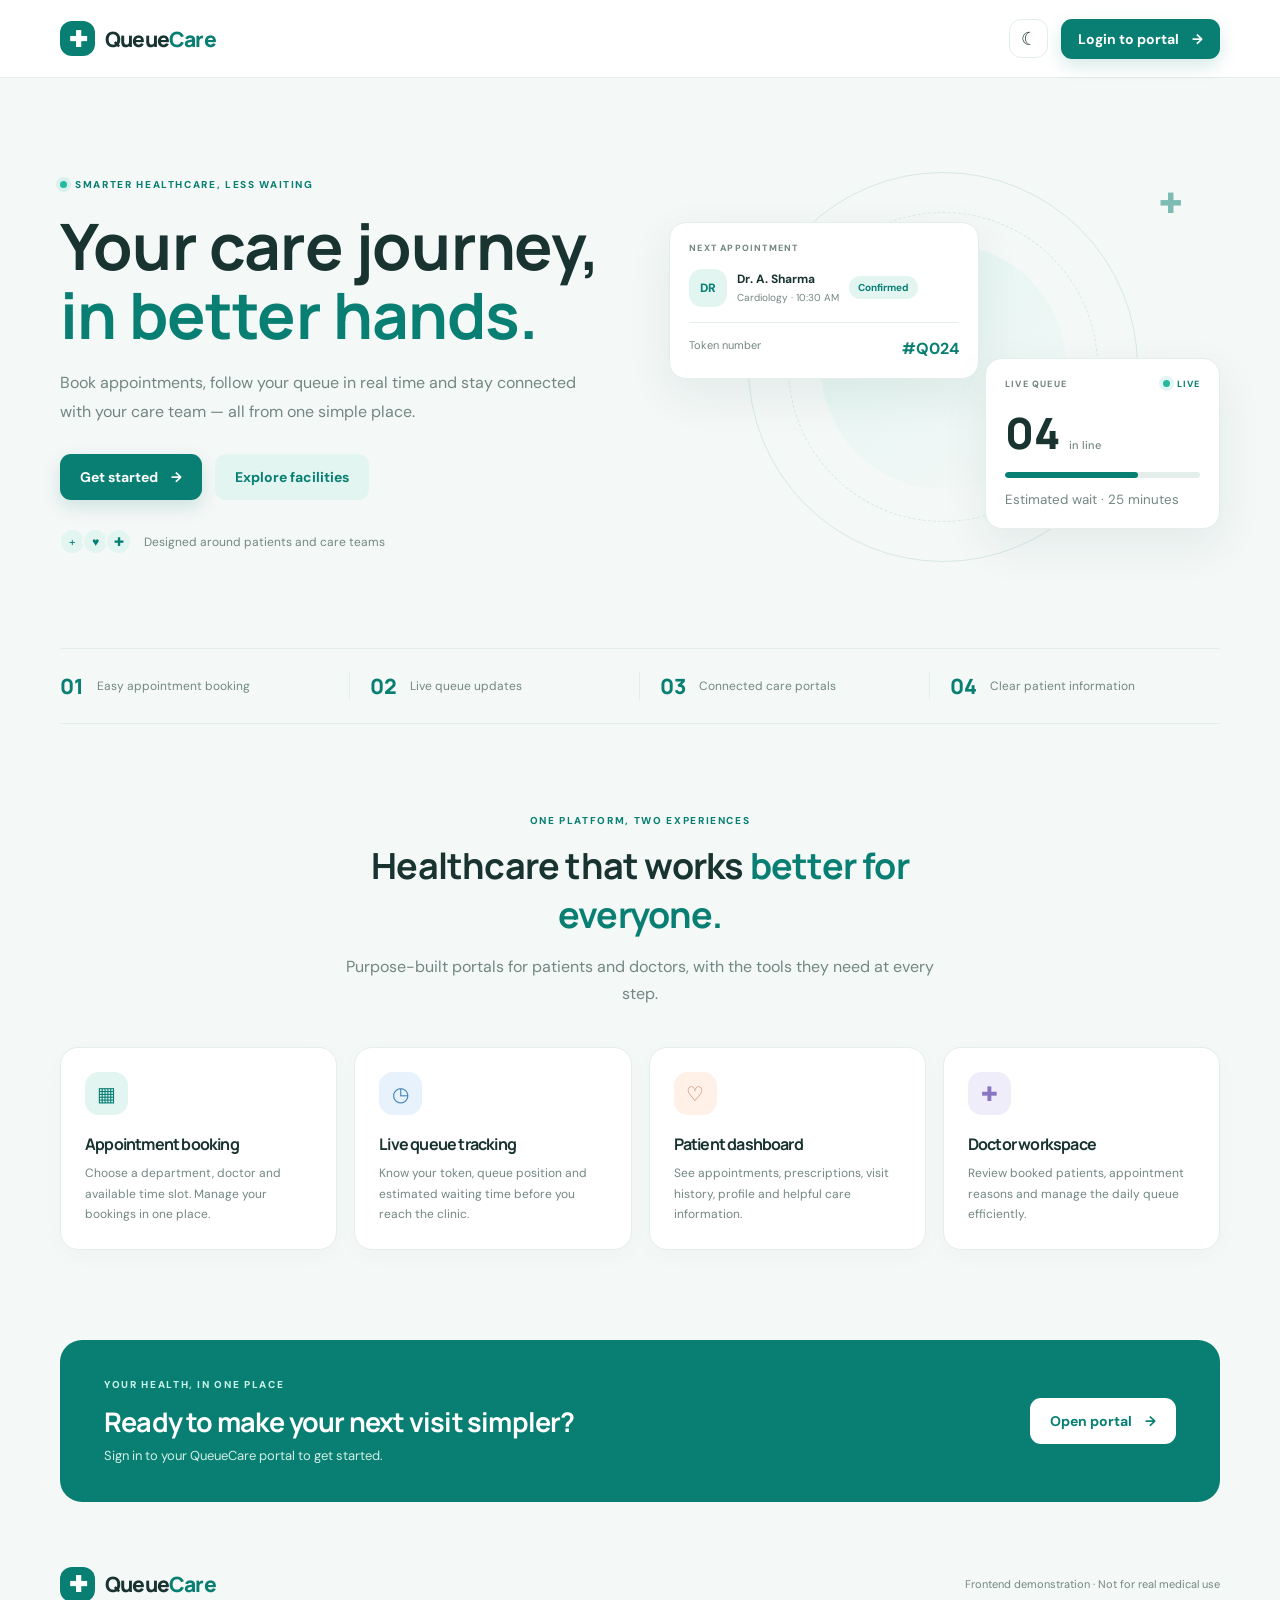
<file: QueueCare_Medical/index.html>
<!DOCTYPE html>
<html lang="en">
<head>
  <meta charset="UTF-8"><meta name="viewport" content="width=device-width, initial-scale=1.0">
  <meta name="theme-color" content="#087f72"><title>QueueCare | Smart Hospital Care</title>
  <link rel="preconnect" href="https://fonts.googleapis.com"><link rel="preconnect" href="https://fonts.gstatic.com" crossorigin>
  <link href="https://fonts.googleapis.com/css2?family=DM+Sans:wght@400;500;600;700&family=Manrope:wght@400;500;600;700;800&display=swap" rel="stylesheet">
  <link rel="stylesheet" href="css/style.css">
</head>
<body class="landing-page">
  <header class="topbar landing-nav">
    <a class="brand" href="index.html"><span class="brand-mark">✚</span><span>Queue<span>Care</span></span></a>
    <div class="nav-actions"><button class="icon-btn" data-theme-toggle aria-label="Toggle theme">☾</button><a class="btn btn-primary" href="login.html">Login to portal <span>→</span></a></div>
  </header>
  <main>
    <section class="hero wrap">
      <div class="hero-copy">
        <div class="eyebrow"><span class="pulse-dot"></span> SMARTER HEALTHCARE, LESS WAITING</div>
        <h1>Your care journey,<br><span>in better hands.</span></h1>
        <p class="hero-lead">Book appointments, follow your queue in real time and stay connected with your care team — all from one simple place.</p>
        <div class="hero-actions"><a class="btn btn-primary btn-large" href="login.html">Get started <span>→</span></a><a class="btn btn-soft btn-large" href="#features">Explore facilities</a></div>
        <div class="trust-row"><div class="avatar-stack"><i>+</i><i>♥</i><i>✚</i></div><span>Designed around patients and care teams</span></div>
      </div>
      <div class="hero-art">
        <div class="hero-orbit orbit-one"></div><div class="hero-orbit orbit-two"></div>
        <div class="hero-card appointment-float"><div class="mini-label">NEXT APPOINTMENT</div><div class="doctor-mini"><div class="doctor-avatar">DR</div><div><b>Dr. A. Sharma</b><small>Cardiology · 10:30 AM</small></div><span class="status-pill status-confirmed">Confirmed</span></div><div class="mini-divider"></div><div class="appointment-bottom"><span>Token number</span><strong>#Q024</strong></div></div>
        <div class="hero-card queue-float"><div class="queue-top"><span class="mini-label">LIVE QUEUE</span><span class="live-tag"><i></i> LIVE</span></div><div class="queue-number">04 <small>in line</small></div><div class="progress-track"><span></span></div><small class="muted">Estimated wait · 25 minutes</small></div>
        <div class="hero-cross">✚</div>
      </div>
    </section>
    <section class="wrap stat-strip"><div><strong>01</strong><span>Easy appointment booking</span></div><div><strong>02</strong><span>Live queue updates</span></div><div><strong>03</strong><span>Connected care portals</span></div><div><strong>04</strong><span>Clear patient information</span></div></section>
    <section class="section wrap" id="features"><div class="section-heading"><div class="eyebrow">ONE PLATFORM, TWO EXPERIENCES</div><h2>Healthcare that works <span>better for everyone.</span></h2><p>Purpose-built portals for patients and doctors, with the tools they need at every step.</p></div>
      <div class="feature-grid">
        <article class="feature-card"><div class="feature-icon mint">▦</div><h3>Appointment booking</h3><p>Choose a department, doctor and available time slot. Manage your bookings in one place.</p></article>
        <article class="feature-card"><div class="feature-icon blue">◷</div><h3>Live queue tracking</h3><p>Know your token, queue position and estimated waiting time before you reach the clinic.</p></article>
        <article class="feature-card"><div class="feature-icon peach">♡</div><h3>Patient dashboard</h3><p>See appointments, prescriptions, visit history, profile and helpful care information.</p></article>
        <article class="feature-card"><div class="feature-icon lilac">✚</div><h3>Doctor workspace</h3><p>Review booked patients, appointment reasons and manage the daily queue efficiently.</p></article>
      </div>
    </section>
    <section class="cta wrap"><div><div class="eyebrow">YOUR HEALTH, IN ONE PLACE</div><h2>Ready to make your next visit simpler?</h2><p>Sign in to your QueueCare portal to get started.</p></div><a class="btn btn-white btn-large" href="login.html">Open portal <span>→</span></a></section>
  </main>
  <footer class="footer wrap"><a class="brand" href="index.html"><span class="brand-mark">✚</span><span>Queue<span>Care</span></span></a><span>Frontend demonstration · Not for real medical use</span></footer>
  <script src="js/app.js"></script>
</body></html>
</file>
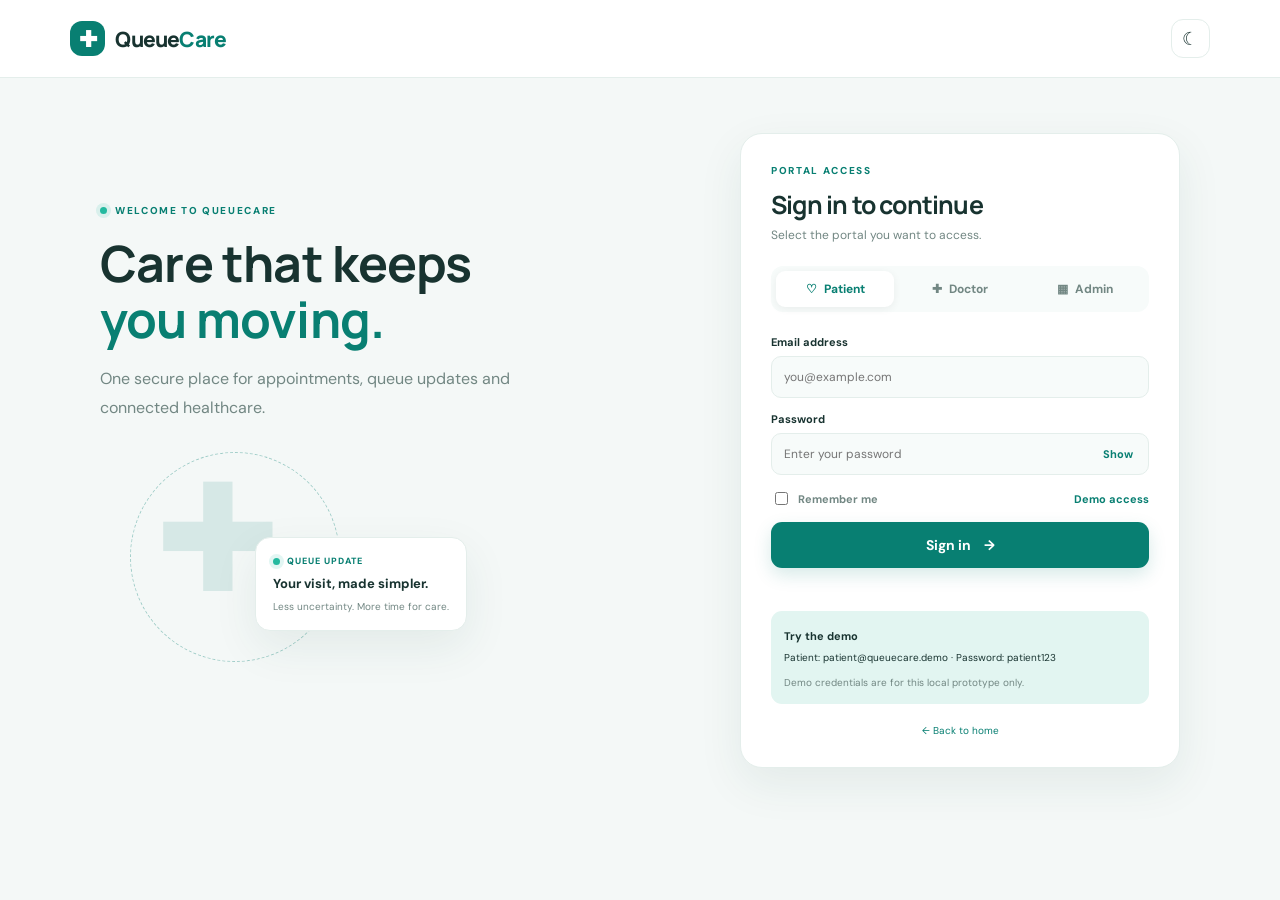
<file: QueueCare_Medical/admin-dashboard.html>
<!DOCTYPE html><html lang="en"><head><meta charset="UTF-8"><meta name="viewport" content="width=device-width, initial-scale=1.0"><title>Admin Portal | QueueCare</title><link href="https://fonts.googleapis.com/css2?family=DM+Sans:wght@400;500;600;700&family=Manrope:wght@400;500;600;700;800&display=swap" rel="stylesheet"><link rel="stylesheet" href="css/style.css"><link rel="stylesheet" href="css/modern.css"><link rel="stylesheet" href="css/heart-dashboard.css"></head><body class="app-page modern-dashboard" data-page="admin">
<header class="modern-header heart-header">
<a class="brand" href="index.html"><span class="brand-mark"><svg viewBox="0 0 48 48" aria-hidden="true"><path d="M24 40S5 28 5 16C5 7 17 3 24 14 31 3 43 7 43 16 43 28 24 40 24 40Z"/><path d="M9 23h9l4-8 6 17 4-9h7"/></svg></span><span>Queue<span>Care</span><small>ADMINISTRATION</small></span></a>
<nav class="top-nav"><a href="#overview" data-section="overview" class="active">Overview</a><a href="#appointments" data-section="appointments">Appointments</a><a href="#departments" data-section="departments">Departments</a></nav>
<div class="header-user"><button class="theme-toggle" data-theme-toggle aria-label="Toggle light/dark mode" title="Light / Dark mode">☾</button><div class="user-avatar">AD</div><b>Administrator</b><button class="logout-mini" data-logout title="Log out">↪</button></div>
</header>
<div class="app-layout"><main class="modern-main">
<div class="content-area">
<section class="page-section active" id="section-overview"><div class="welcome-row"><div><div class="eyebrow">SYSTEM CONTROL CENTRE</div><h1>Admin overview</h1><p>Monitor appointments and department activity.</p></div><button class="btn btn-outline" id="resetDemo">Reset demo data</button></div><div class="summary-grid"><article class="summary-card"><div class="summary-top"><span>Total appointments</span><i class="summary-icon mint">▦</i></div><strong id="adminTotal">0</strong><small>All records</small></article><article class="summary-card"><div class="summary-top"><span>Waiting</span><i class="summary-icon blue">◷</i></div><strong id="adminWaiting">0</strong><small>Awaiting consultation</small></article><article class="summary-card"><div class="summary-top"><span>Completed</span><i class="summary-icon lilac">✓</i></div><strong id="adminCompleted">0</strong><small>Completed visits</small></article><article class="summary-card"><div class="summary-top"><span>Departments</span><i class="summary-icon peach">✚</i></div><strong>8</strong><small>Available departments</small></article></div><div class="panel"><div class="panel-heading"><div><h3>All appointments</h3><p>Bookings across all departments and doctors.</p></div></div><div id="adminAppointments" class="table-wrap"></div></div></section>
<section class="page-section" id="section-appointments"><div class="page-title"><div class="eyebrow">BOOKING MANAGEMENT</div><h1>Appointments</h1><p>Review all appointments stored in this browser demo.</p></div><div class="panel"><div class="toolbar"><h3>All bookings</h3><input class="search-input" id="adminSearch" placeholder="Search appointments..."></div><div id="adminAppointmentsFull" class="table-wrap"></div></div></section>
<section class="page-section" id="section-departments"><div class="page-title"><div class="eyebrow">CLINIC STRUCTURE</div><h1>Departments</h1><p>Appointment volume by department.</p></div><div class="department-grid" id="departmentGrid"></div></section>
</div></main></div><div class="toast" id="toast"></div><script src="js/app.js"></script><script src="js/admin.js"></script></body></html>
</file>
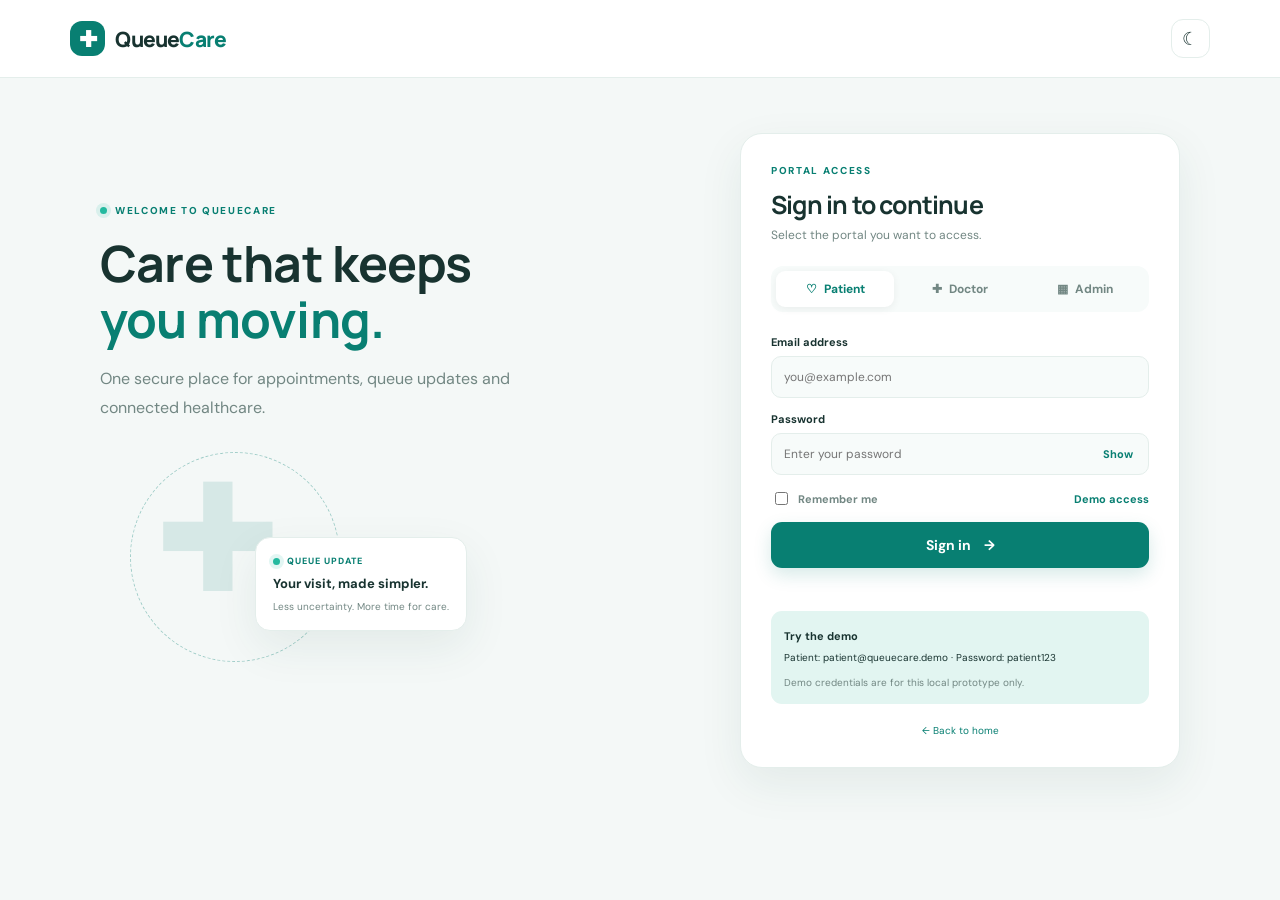
<file: QueueCare_Medical/doctor-dashboard.html>
<!DOCTYPE html><html lang="en"><head><meta charset="UTF-8"><meta name="viewport" content="width=device-width, initial-scale=1.0"><title>Doctor Portal | QueueCare</title><link href="https://fonts.googleapis.com/css2?family=DM+Sans:wght@400;500;600;700&family=Manrope:wght@400;500;600;700;800&display=swap" rel="stylesheet"><link rel="stylesheet" href="css/style.css"><link rel="stylesheet" href="css/modern.css"><link rel="stylesheet" href="css/heart-dashboard.css"></head><body class="app-page modern-dashboard" data-page="doctor">
<header class="modern-header heart-header">
<a class="brand" href="index.html"><span class="brand-mark"><svg viewBox="0 0 48 48" aria-hidden="true"><path d="M24 40S5 28 5 16C5 7 17 3 24 14 31 3 43 7 43 16 43 28 24 40 24 40Z"/><path d="M9 23h9l4-8 6 17 4-9h7"/></svg></span><span>Queue<span>Care</span><small>DOCTOR WORKSPACE</small></span></a>
<nav class="top-nav"><a href="#overview" data-section="overview" class="active">Overview</a><a href="#patients" data-section="patients">My patients</a><a href="#queue" data-section="queue">Manage queue</a><a href="#schedule" data-section="schedule">My schedule</a><a href="#availability" data-section="availability">Availability</a></nav>
<div class="header-user"><button class="theme-toggle" data-theme-toggle aria-label="Toggle light/dark mode" title="Light / Dark mode">☾</button><div class="user-avatar">DR</div><b id="doctorTopName">Doctor</b><button class="logout-mini" data-logout title="Log out">↪</button></div>
</header>
<div class="app-layout"><main class="modern-main">
<div class="content-area">
<section class="page-section active" id="section-overview"><div class="welcome-row"><div><div class="eyebrow">DOCTOR DASHBOARD</div><h1>Welcome, <span id="doctorWelcome">Doctor</span></h1><p>Here is your clinic activity for today.</p></div><div class="date-chip" id="todayDate"></div></div><div class="summary-grid"><article class="summary-card"><div class="summary-top"><span>Today's appointments</span><i class="summary-icon mint">▦</i></div><strong id="doctorTotal">0</strong><small>All booked patients</small></article><article class="summary-card"><div class="summary-top"><span>Waiting patients</span><i class="summary-icon blue">◷</i></div><strong id="doctorWaiting">0</strong><small>In your queue</small></article><article class="summary-card"><div class="summary-top"><span>Completed</span><i class="summary-icon lilac">✓</i></div><strong id="doctorCompleted">0</strong><small>Visits completed</small></article><article class="summary-card"><div class="summary-top"><span>Next token</span><i class="summary-icon peach">↗</i></div><strong id="doctorNext">—</strong><small>Next patient in line</small></article></div><div class="dashboard-grid"><article class="panel"><div class="panel-heading"><div><h3>Next patient</h3><p>Patient waiting for consultation</p></div><a href="#queue" data-section="queue">Open queue →</a></div><div id="doctorNextPatient" class="empty-state">No patients are waiting.</div></article><article class="panel"><div class="panel-heading"><div><h3>Queue controls</h3><p>Manage the next patient</p></div></div><div class="doctor-controls"><button class="btn btn-primary btn-full" id="callNextBtn">Call next patient →</button><button class="btn btn-soft btn-full" id="completeCurrentBtn">Mark current completed</button><button class="btn btn-outline btn-full" id="skipCurrentBtn">Skip current patient</button><p class="muted small">Use these controls only in this demo environment.</p></div></article></div><article class="panel"><div class="panel-heading"><div><h3>Recent bookings</h3><p>Latest patient appointments assigned to you</p></div><a href="#patients" data-section="patients">View all →</a></div><div id="doctorRecent" class="table-wrap"></div></article></section>
<section class="page-section" id="section-patients"><div class="page-title"><div class="eyebrow">PATIENT DIRECTORY</div><h1>My patients</h1><p>Review patients who have booked appointments with you.</p></div><div class="panel"><div class="toolbar"><div class="filter-tabs"><button class="filter-tab active" data-doctor-filter="all">All</button><button class="filter-tab" data-doctor-filter="upcoming">Upcoming</button><button class="filter-tab" data-doctor-filter="completed">Completed</button></div><input class="search-input" id="patientSearch" placeholder="Search patient, token or department..."></div><div id="doctorPatientsTable" class="table-wrap"></div></div></section>
<section class="page-section" id="section-queue"><div class="page-title"><div class="eyebrow">DAILY PATIENT FLOW</div><h1>Manage queue</h1><p>Call, complete or skip patients in your appointment queue.</p></div><div class="panel"><div class="panel-heading"><div><h3>Today's queue</h3><p>Ordered by appointment time and booking token.</p></div><span class="live-tag"><i></i> DEMO LIVE</span></div><div class="doctor-controls inline-controls"><button class="btn btn-primary" id="queueCallNext">Call next →</button><button class="btn btn-soft" id="queueComplete">Complete current</button><button class="btn btn-outline" id="queueSkip">Skip current</button></div><div id="doctorQueueTable" class="table-wrap"></div></div></section>
<section class="page-section" id="section-schedule"><div class="page-title"><div class="eyebrow">APPOINTMENT CALENDAR</div><h1>My schedule</h1><p>View booked appointments grouped by date.</p></div><div class="panel"><div class="toolbar"><h3>Appointment schedule</h3><input class="search-input" type="date" id="scheduleDate"></div><div id="scheduleList"></div></div></section>
<section class="page-section" id="section-availability"><div class="page-title"><div class="eyebrow">CLINIC SETTINGS</div><h1>Availability</h1><p>Set your demonstration consultation availability.</p></div><form class="panel profile-form" id="availabilityForm"><div class="form-grid"><div class="field"><label>Department</label><input id="doctorDepartment" disabled></div><div class="field"><label>Consultation duration</label><select id="slotDuration"><option>15 minutes</option><option selected>30 minutes</option><option>45 minutes</option><option>60 minutes</option></select></div><div class="field"><label>Start time</label><input type="time" id="startTime" value="09:00"></div><div class="field"><label>End time</label><input type="time" id="endTime" value="17:00"></div></div><label class="check-label availability-check"><input type="checkbox" id="availableToday" checked> Available for appointments</label><button class="btn btn-primary" type="submit">Save availability</button><p class="form-message" id="availabilityMessage"></p></form></section>
</div></main></div><div class="toast" id="toast"></div><script src="js/app.js"></script><script src="js/doctor.js"></script></body></html>
</file>
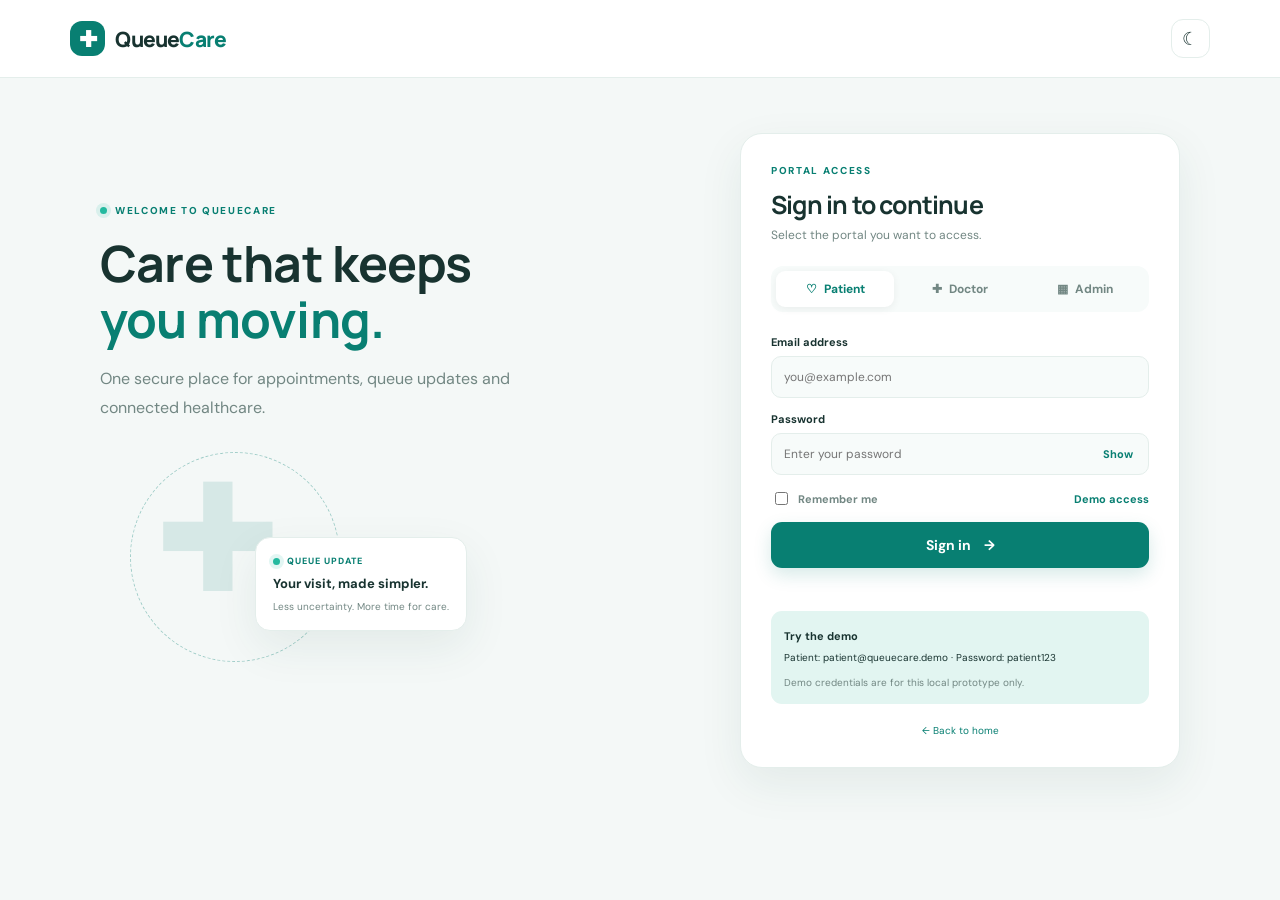
<file: QueueCare_Medical/login.html>
<!DOCTYPE html>
<html lang="en"><head><meta charset="UTF-8"><meta name="viewport" content="width=device-width, initial-scale=1.0"><title>Login | QueueCare</title><link href="https://fonts.googleapis.com/css2?family=DM+Sans:wght@400;500;600;700&family=Manrope:wght@400;500;600;700;800&display=swap" rel="stylesheet"><link rel="stylesheet" href="css/style.css"></head>
<body class="login-page"><header class="topbar login-nav"><a class="brand" href="index.html"><span class="brand-mark">✚</span><span>Queue<span>Care</span></span></a><button class="icon-btn" data-theme-toggle aria-label="Toggle theme">☾</button></header>
<main class="login-shell"><section class="login-aside"><div class="eyebrow"><span class="pulse-dot"></span> WELCOME TO QUEUECARE</div><h1>Care that keeps<br><span>you moving.</span></h1><p>One secure place for appointments, queue updates and connected healthcare.</p><div class="login-aside-art"><div class="big-cross">✚</div><div class="aside-orbit"></div><div class="aside-note"><span class="live-tag"><i></i> QUEUE UPDATE</span><b>Your visit, made simpler.</b><small>Less uncertainty. More time for care.</small></div></div></section>
<section class="login-card"><div class="login-card-head"><div class="eyebrow">PORTAL ACCESS</div><h2>Sign in to continue</h2><p>Select the portal you want to access.</p></div>
<div class="portal-tabs"><button class="portal-tab active" data-role="patient"><span>♡</span> Patient</button><button class="portal-tab" data-role="doctor"><span>✚</span> Doctor</button><button class="portal-tab" data-role="admin"><span>▦</span> Admin</button></div>
<form id="loginForm"><label for="loginEmail">Email address</label><input id="loginEmail" type="email" placeholder="you@example.com" required autocomplete="username"><label for="loginPassword">Password</label><div class="password-wrap"><input id="loginPassword" type="password" placeholder="Enter your password" required autocomplete="current-password"><button type="button" class="password-toggle" id="togglePassword">Show</button></div><div class="form-row"><label class="check-label"><input type="checkbox" id="rememberMe"> Remember me</label><a href="#" id="demoHelp">Demo access</a></div><button class="btn btn-primary btn-full btn-large" type="submit">Sign in <span>→</span></button><p class="form-message" id="loginMessage" aria-live="polite"></p></form>
<div class="demo-box"><b>Try the demo</b><p id="demoCredentials">Patient: patient@queuecare.demo · Password: patient123</p><small>Demo credentials are for this local prototype only.</small></div><p class="login-back"><a href="index.html">← Back to home</a></p></section></main><script src="js/app.js"></script><script src="js/auth.js"></script></body></html>
</file>
<file: QueueCare_Medical/css/style.css>
/* QueueCare medical theme — shared responsive styles */
:root{--bg:#f4f8f7;--surface:#fff;--surface-2:#f7fbfa;--text:#183330;--muted:#728783;--line:#e4eeeb;--primary:#087f72;--primary-dark:#06685e;--primary-soft:#e2f5f1;--blue:#e8f2fc;--lilac:#f0edfb;--peach:#fff0e8;--shadow:0 16px 45px rgba(28,75,66,.08);--radius:18px}
[data-theme="dark"]{--bg:#101c1b;--surface:#182725;--surface-2:#20312e;--text:#e8f3f0;--muted:#9bb0aa;--line:#2b403c;--primary:#48c4b1;--primary-dark:#2aa795;--primary-soft:#1c403a;--blue:#20384a;--lilac:#342e4a;--peach:#49372d;--shadow:0 16px 45px rgba(0,0,0,.2)}
*{box-sizing:border-box}html{scroll-behavior:smooth}body{margin:0;background:var(--bg);color:var(--text);font-family:"DM Sans",sans-serif;transition:background .2s,color .2s}a{color:var(--primary);text-decoration:none}button,input,select,textarea{font:inherit}button{cursor:pointer}.wrap{width:min(1160px,calc(100% - 48px));margin:auto}.topbar{height:78px;display:flex;align-items:center;justify-content:space-between;padding:0 max(24px,calc((100% - 1160px)/2));border-bottom:1px solid var(--line);background:var(--surface)}.brand{display:inline-flex;align-items:center;gap:10px;font:800 21px Manrope,sans-serif;color:var(--text);letter-spacing:-.8px}.brand>span:last-child>span{color:var(--primary)}.brand-mark{display:grid;place-items:center;width:35px;height:35px;border-radius:12px;background:var(--primary);color:white;font-size:22px}.nav-actions,.hero-actions,.topbar-right{display:flex;align-items:center;gap:13px}.btn{border:0;border-radius:11px;padding:11px 17px;display:inline-flex;align-items:center;justify-content:center;gap:13px;font-weight:700;font-size:14px;transition:.18s}.btn:hover{transform:translateY(-1px);filter:brightness(.98)}.btn-primary{background:var(--primary);color:#fff;box-shadow:0 7px 18px rgba(8,127,114,.16)}.btn-primary:hover{background:var(--primary-dark)}.btn-soft{background:var(--primary-soft);color:var(--primary)}.btn-outline{background:transparent;border:1px solid var(--line);color:var(--text)}.btn-white{background:#fff;color:#087f72}.btn-large{padding:14px 20px}.btn-full{width:100%}.icon-btn,.notification-btn,.mobile-menu{width:39px;height:39px;border:1px solid var(--line);background:var(--surface);color:var(--text);border-radius:12px;font-size:18px}.hero{min-height:570px;display:grid;grid-template-columns:1.02fr .98fr;align-items:center;gap:30px;padding-top:52px;padding-bottom:45px}.eyebrow{font-size:10px;font-weight:800;letter-spacing:1.65px;color:var(--primary);display:flex;align-items:center;gap:8px}.pulse-dot,.live-tag i{width:7px;height:7px;background:#24b99f;border-radius:50%;display:inline-block;box-shadow:0 0 0 4px rgba(36,185,159,.13)}h1,h2,h3,p{margin-top:0}h1,h2,h3{font-family:Manrope,sans-serif;letter-spacing:-.8px}.hero h1{font-size:clamp(42px,5vw,65px);line-height:1.08;margin:20px 0}.hero h1 span,.section-heading h2 span,.login-aside h1 span{color:var(--primary)}.hero-lead{font-size:16px;line-height:1.8;color:var(--muted);max-width:520px;margin-bottom:28px}.trust-row{display:flex;align-items:center;gap:12px;color:var(--muted);font-size:12px;margin-top:28px}.avatar-stack{display:flex;padding-left:3px}.avatar-stack i{width:27px;height:27px;border-radius:50%;background:var(--primary-soft);border:2px solid var(--bg);display:grid;place-items:center;margin-left:-4px;color:var(--primary);font-style:normal;font-size:12px}.hero-art{height:420px;position:relative;display:grid;place-items:center}.hero-orbit{position:absolute;border:1px solid rgba(8,127,114,.13);border-radius:50%;width:390px;height:390px}.orbit-two{width:310px;height:310px;border-style:dashed}.hero-art:before{content:"";position:absolute;width:245px;height:245px;border-radius:50%;background:linear-gradient(145deg,var(--primary-soft),transparent)}.hero-card{position:absolute;background:var(--surface);border:1px solid var(--line);border-radius:17px;padding:19px;box-shadow:var(--shadow)}.appointment-float{width:310px;top:65px;left:3px}.queue-float{width:235px;bottom:48px;right:0}.mini-label{font-size:9px;letter-spacing:1.2px;color:var(--muted);font-weight:800}.doctor-mini{display:flex;align-items:center;gap:10px;margin-top:15px}.doctor-avatar,.user-avatar{width:38px;height:38px;border-radius:13px;background:var(--primary-soft);color:var(--primary);display:grid;place-items:center;font-weight:800;font-size:12px}.doctor-mini b,.doctor-mini small{display:block}.doctor-mini b{font-size:12px}.doctor-mini small{font-size:10px;color:var(--muted);margin-top:4px}.status-pill{display:inline-flex;padding:5px 9px;border-radius:20px;font-size:10px;font-weight:700;white-space:nowrap}.status-confirmed,.status-completed{background:var(--primary-soft);color:var(--primary)}.status-waiting{background:var(--blue);color:#3676aa}.status-cancelled,.status-skipped{background:var(--peach);color:#b56b45}.mini-divider{height:1px;background:var(--line);margin:15px 0}.appointment-bottom{display:flex;justify-content:space-between;color:var(--muted);font-size:11px}.appointment-bottom strong{color:var(--primary);font-size:16px}.queue-top{display:flex;justify-content:space-between;align-items:center}.live-tag{display:inline-flex;align-items:center;gap:7px;color:var(--primary);font-size:9px;font-weight:800;letter-spacing:1px}.queue-number{font:800 43px Manrope;margin:13px 0 8px}.queue-number small{font:500 11px "DM Sans";color:var(--muted)}.progress-track{height:6px;border-radius:9px;background:var(--line);overflow:hidden;margin:10px 0}.progress-track span{display:block;width:68%;height:100%;background:var(--primary);border-radius:9px}.muted{color:var(--muted)}.hero-cross{position:absolute;right:38px;top:28px;color:var(--primary);font-size:28px;opacity:.5}.stat-strip{display:grid;grid-template-columns:repeat(4,1fr);padding:23px 0;border-top:1px solid var(--line);border-bottom:1px solid var(--line)}.stat-strip>div{display:flex;align-items:center;gap:13px;padding:0 20px;border-right:1px solid var(--line)}.stat-strip>div:first-child{padding-left:0}.stat-strip>div:last-child{border:0}.stat-strip strong{font:800 21px Manrope;color:var(--primary)}.stat-strip span{font-size:12px;color:var(--muted)}.section{padding-top:90px;padding-bottom:90px}.section-heading{text-align:center;max-width:620px;margin:0 auto 40px}.section-heading .eyebrow{justify-content:center}.section-heading h2{font-size:36px;margin:14px 0}.section-heading p{color:var(--muted);line-height:1.7}.feature-grid{display:grid;grid-template-columns:repeat(4,1fr);gap:17px}.feature-card,.panel,.summary-card,.record-card{background:var(--surface);border:1px solid var(--line);border-radius:var(--radius);box-shadow:0 6px 24px rgba(28,75,66,.025)}.feature-card{padding:24px}.feature-card h3{font-size:16px;margin:18px 0 8px}.feature-card p{font-size:12px;color:var(--muted);line-height:1.7;margin:0}.feature-icon,.summary-icon,.record-file{width:43px;height:43px;border-radius:14px;display:grid;place-items:center;font-size:20px}.mint{background:var(--primary-soft);color:var(--primary)}.blue{background:var(--blue);color:#4384b8}.lilac{background:var(--lilac);color:#8876c3}.peach{background:var(--peach);color:#c47c55}.cta{background:var(--primary);color:white;border-radius:22px;padding:38px 44px;display:flex;align-items:center;justify-content:space-between;margin-bottom:65px}.cta .eyebrow{color:#c9f3e9}.cta h2{font-size:27px;margin:12px 0 7px}.cta p{margin:0;color:#d2eee8;font-size:13px}.footer{padding:0 0 30px;display:flex;justify-content:space-between;align-items:center;color:var(--muted);font-size:11px}.login-page{min-height:100vh}.login-nav{padding:0 5.5%}.login-shell{width:min(1080px,calc(100% - 40px));margin:55px auto;display:grid;grid-template-columns:1fr 440px;gap:80px;align-items:center}.login-aside h1{font-size:50px;line-height:1.12;margin:18px 0}.login-aside>p{max-width:410px;color:var(--muted);line-height:1.8}.login-aside-art{height:245px;position:relative;margin-top:30px}.big-cross{font-size:150px;color:var(--primary);opacity:.12;position:absolute;left:55px;top:-10px}.aside-orbit{width:210px;height:210px;border:1px dashed rgba(8,127,114,.35);border-radius:50%;position:absolute;left:30px;top:0}.aside-note{position:absolute;left:155px;top:85px;background:var(--surface);border:1px solid var(--line);box-shadow:var(--shadow);border-radius:15px;padding:17px;display:grid;gap:8px}.aside-note b{font-size:13px}.aside-note small{color:var(--muted);font-size:10px}.login-card{background:var(--surface);border:1px solid var(--line);border-radius:22px;padding:30px;box-shadow:var(--shadow)}.login-card-head h2{font-size:25px;margin:10px 0 5px}.login-card-head p{font-size:12px;color:var(--muted)}.portal-tabs{display:grid;grid-template-columns:repeat(3,1fr);gap:7px;background:var(--surface-2);padding:5px;border-radius:12px;margin:23px 0}.portal-tab{border:0;background:transparent;color:var(--muted);border-radius:9px;padding:10px 4px;font-size:12px;font-weight:700}.portal-tab span{margin-right:4px}.portal-tab.active{background:var(--surface);color:var(--primary);box-shadow:0 2px 8px rgba(0,0,0,.06)}label{display:block;font-size:11px;font-weight:700;margin:14px 0 7px}.login-card input,.field input,.field select,.field textarea,.search-input{width:100%;border:1px solid var(--line);border-radius:10px;padding:12px;background:var(--surface-2);color:var(--text);outline:none;font-size:12px}.login-card input:focus,.field input:focus,.field select:focus,.field textarea:focus,.search-input:focus{border-color:var(--primary)}.password-wrap{position:relative}.password-wrap input{padding-right:58px}.password-toggle{position:absolute;right:10px;top:50%;transform:translateY(-50%);border:0;background:transparent;color:var(--primary);font-size:11px;font-weight:700}.form-row{display:flex;justify-content:space-between;align-items:center;margin:14px 0}.check-label{display:flex;align-items:center;gap:7px;font-size:11px;color:var(--muted);margin:0}.check-label input{width:auto}.form-row a{font-size:11px;font-weight:700}.demo-box{margin-top:18px;padding:13px;background:var(--primary-soft);border-radius:11px}.demo-box b{font-size:11px}.demo-box p{font-size:10px;margin:6px 0;color:var(--text)}.demo-box small,.login-back{font-size:10px;color:var(--muted)}.login-back{margin:20px 0 0;text-align:center}.form-message{font-size:11px;min-height:15px;color:var(--primary);margin:10px 0 0}.login-message-error{color:#c65d4b}.app-layout{display:flex;min-height:100vh}.sidebar{width:245px;flex-shrink:0;background:var(--surface);border-right:1px solid var(--line);padding:26px 17px 18px;display:flex;flex-direction:column;position:fixed;inset:0 auto 0 0;z-index:10}.sidebar .brand{padding:0 9px 35px}.sidebar-label{font-size:9px;letter-spacing:1.4px;color:var(--muted);font-weight:800;padding:0 12px 13px}.side-nav{display:grid;gap:5px}.side-nav a{display:flex;align-items:center;gap:12px;padding:12px;border-radius:10px;color:var(--muted);font-size:13px;font-weight:600}.side-nav a.active,.side-nav a:hover{background:var(--primary-soft);color:var(--primary)}.side-nav a:first-letter{font-size:17px}.sidebar-bottom{margin-top:auto}.sidebar-help{padding:15px;background:var(--surface-2);border:1px solid var(--line);border-radius:13px;display:grid;gap:6px;margin-bottom:15px}.sidebar-help b{font-size:11px}.sidebar-help small{font-size:10px;color:var(--muted);line-height:1.5}.sidebar-help a{font-size:10px;font-weight:700}.logout-btn{width:100%;text-align:left;border:0;background:transparent;color:#bd6b59;padding:12px;font-weight:700;font-size:12px}.main-area{margin-left:245px;width:calc(100% - 245px);min-width:0}.app-topbar{height:72px;border-bottom:1px solid var(--line);background:var(--surface);display:flex;align-items:center;justify-content:space-between;padding:0 35px;position:sticky;top:0;z-index:5}.breadcrumb{font-size:12px;color:var(--muted)}.breadcrumb span{padding:0 8px;color:var(--line)}.breadcrumb b{color:var(--text)}.user-chip{display:flex;align-items:center;gap:9px}.user-chip b,.user-chip small{display:block}.user-chip b{font-size:11px}.user-chip small{font-size:9px;color:var(--muted);margin-top:3px}.notification-btn{position:relative}.notification-btn i{position:absolute;width:6px;height:6px;border-radius:50%;background:#e58c66;right:8px;top:7px}.content-area{padding:32px 35px 55px;max-width:1500px;margin:auto}.page-section{display:none}.page-section.active{display:block;animation:fadeIn .2s ease}@keyframes fadeIn{from{opacity:.4;transform:translateY(4px)}to{opacity:1;transform:none}}.welcome-row{display:flex;align-items:center;justify-content:space-between;margin-bottom:25px}.welcome-row h1,.page-title h1{font-size:27px;margin:9px 0 5px}.welcome-row p,.page-title p{color:var(--muted);font-size:12px;margin:0}.welcome-row h1 span{color:var(--primary)}.summary-grid{display:grid;grid-template-columns:repeat(4,1fr);gap:14px;margin-bottom:18px}.summary-card{padding:17px}.summary-top{display:flex;align-items:center;justify-content:space-between;font-size:11px;color:var(--muted)}.summary-icon{width:34px;height:34px;font-size:16px;border-radius:11px}.summary-card>strong{display:block;font:800 27px Manrope;margin:11px 0 2px}.summary-card>small{font-size:10px;color:var(--muted)}.dashboard-grid{display:grid;grid-template-columns:1.25fr .9fr;gap:16px;margin-bottom:17px}.panel{padding:20px;margin-bottom:17px}.panel-heading{display:flex;align-items:center;justify-content:space-between;gap:12px;margin-bottom:16px}.panel-heading h3,.panel h3{font-size:14px;margin:0 0 5px}.panel-heading p{font-size:10px;color:var(--muted);margin:0}.panel-heading a{font-size:10px;font-weight:700;white-space:nowrap}.empty-state{padding:25px;text-align:center;color:var(--muted);font-size:12px;line-height:1.8}.empty-state small{font-size:10px}.quick-actions{display:grid;gap:7px}.quick-actions button{border:1px solid var(--line);background:var(--surface-2);padding:9px 10px;border-radius:10px;display:flex;align-items:center;gap:10px;color:var(--text);text-align:left;font-size:11px}.quick-actions i{width:28px;height:28px;border-radius:9px;display:grid;place-items:center;font-style:normal;font-size:15px}.quick-actions b{margin-left:auto;color:var(--muted)}.page-title{margin-bottom:24px}.booking-layout{display:grid;grid-template-columns:1.5fr .8fr;gap:17px;align-items:start}.booking-form h3{margin-bottom:20px}.form-grid{display:grid;grid-template-columns:1fr 1fr;gap:5px 15px}.field.full{grid-column:1/-1}.field label{margin:8px 0 7px}.field textarea{resize:vertical}.form-note{background:var(--blue);color:#477493;padding:12px;border-radius:10px;font-size:10px;line-height:1.6;margin:16px 0}.booking-aside{padding:22px}.booking-aside h3{margin:14px 0}.check-list{padding-left:18px;color:var(--muted);font-size:11px;line-height:2.3}.aside-tip{background:var(--primary-soft);padding:13px;border-radius:11px;margin-top:22px}.aside-tip b{font-size:11px;color:var(--primary)}.aside-tip p{font-size:10px;color:var(--muted);line-height:1.6;margin:6px 0 0}.toolbar{display:flex;justify-content:space-between;align-items:center;gap:15px;margin-bottom:17px}.filter-tabs{display:flex;gap:5px;flex-wrap:wrap}.filter-tab{border:0;background:transparent;color:var(--muted);font-size:10px;font-weight:700;padding:8px 11px;border-radius:8px}.filter-tab.active{background:var(--primary-soft);color:var(--primary)}.search-input{width:min(240px,100%);padding:10px 12px}.table-wrap{overflow-x:auto}table{width:100%;border-collapse:collapse;white-space:nowrap}th{text-align:left;font-size:9px;letter-spacing:.6px;color:var(--muted);font-weight:800;padding:11px 10px;background:var(--surface-2)}td{font-size:10px;padding:13px 10px;border-bottom:1px solid var(--line)}tbody tr:last-child td{border-bottom:0}.table-person{display:flex;align-items:center;gap:8px}.table-avatar{width:28px;height:28px;border-radius:9px;background:var(--primary-soft);color:var(--primary);display:grid;place-items:center;font-size:9px;font-weight:800}.table-person b,.table-person small{display:block}.table-person b{font-size:10px}.table-person small{font-size:9px;color:var(--muted);margin-top:3px}.table-action{border:0;background:var(--primary-soft);color:var(--primary);padding:6px 9px;border-radius:7px;font-size:9px;font-weight:700;margin-right:4px}.table-action.danger{background:var(--peach);color:#b56b45}.queue-detail-wrap{display:grid;grid-template-columns:1fr 1fr;gap:16px}.queue-ticket{background:var(--primary);color:white;border-radius:18px;padding:25px}.queue-ticket small{color:#d3f1e9;font-size:10px;letter-spacing:1px}.queue-ticket strong{font:800 55px Manrope;display:block;margin:8px 0}.queue-ticket p{font-size:11px;color:#d3f1e9}.queue-info{display:grid;grid-template-columns:1fr 1fr;gap:10px}.queue-info .panel{margin:0}.queue-info strong{display:block;font:800 22px Manrope;margin:7px 0}.record-grid{display:grid;grid-template-columns:repeat(2,1fr);gap:12px}.record-card{padding:15px;display:flex;align-items:center;gap:12px}.record-card>div:nth-child(2){flex:1}.record-card b,.record-card small{display:block}.record-card b{font-size:11px}.record-card small{font-size:9px;color:var(--muted);margin-top:5px}.record-file{flex-shrink:0}.record-placeholder{border-style:dashed}.privacy-note{font-size:10px;color:var(--muted);margin-top:14px}.profile-form{max-width:720px}.profile-avatar-large{width:58px;height:58px;border-radius:18px;background:var(--primary-soft);color:var(--primary);display:grid;place-items:center;font:800 19px Manrope;margin-bottom:20px}.profile-form>.btn{margin-top:18px}.help-grid{display:grid;grid-template-columns:1fr 1fr;gap:14px}.help-grid .panel{margin:0}.help-grid p{font-size:11px;line-height:1.7;color:var(--muted);margin:8px 0 0}.appointment-card{display:flex;align-items:center;gap:13px;padding:13px;background:var(--surface-2);border-radius:12px}.appointment-card .doctor-avatar{width:43px;height:43px}.appointment-card .appointment-main{flex:1}.appointment-card b,.appointment-card small{display:block}.appointment-card b{font-size:12px}.appointment-card small{font-size:10px;color:var(--muted);margin-top:4px}.appointment-card .token-badge{font:800 17px Manrope;color:var(--primary)}.doctor-controls{display:grid;gap:9px}.doctor-controls .small{font-size:10px;margin:2px 0}.inline-controls{display:flex;flex-wrap:wrap;margin:12px 0 17px}.inline-controls .btn{font-size:11px}.date-chip{padding:10px 13px;border-radius:10px;background:var(--primary-soft);color:var(--primary);font-size:11px;font-weight:700}.patient-detail{max-width:360px;white-space:normal}.patient-detail b{display:block}.patient-detail small{display:block;color:var(--muted);margin-top:4px}.availability-check{margin:18px 0}.department-grid{display:grid;grid-template-columns:repeat(3,1fr);gap:14px}.department-card{padding:20px;background:var(--surface);border:1px solid var(--line);border-radius:15px}.department-card b{font-size:12px}.department-card strong{display:block;font:800 25px Manrope;margin:9px 0 2px}.department-card small{color:var(--muted);font-size:10px}.toast{position:fixed;bottom:22px;right:22px;background:var(--text);color:var(--surface);padding:12px 17px;border-radius:10px;font-size:11px;box-shadow:var(--shadow);opacity:0;transform:translateY(10px);pointer-events:none;transition:.2s;z-index:30}.toast.show{opacity:1;transform:none}.mobile-menu{display:none}.status-pill.status-in-progress{background:#fff2d9;color:#a97822}[data-theme="dark"] .status-pill.status-in-progress{background:#4b4028;color:#e8c879}
@media(max-width:1050px){.feature-grid{grid-template-columns:repeat(2,1fr)}.summary-grid{grid-template-columns:repeat(2,1fr)}.content-area{padding:25px 22px}.app-topbar{padding:0 22px}.login-shell{gap:35px}.hero-art{transform:scale(.9)}}
@media(max-width:760px){.wrap{width:min(100% - 32px,560px)}.topbar{height:66px;padding:0 16px}.hero{grid-template-columns:1fr;padding-top:55px;gap:5px}.hero h1{font-size:46px}.hero-art{height:330px;transform:scale(.85);transform-origin:top center;margin-bottom:-35px}.stat-strip{grid-template-columns:1fr 1fr;gap:15px}.stat-strip>div{border:0;padding:0!important}.section{padding:65px 0}.section-heading h2{font-size:29px}.feature-grid{gap:10px}.feature-card{padding:17px}.feature-card h3{font-size:14px}.cta{padding:25px;display:block}.cta .btn{margin-top:20px}.footer{gap:15px;flex-wrap:wrap}.login-shell{grid-template-columns:1fr;margin:25px auto}.login-aside{display:none}.login-card{padding:23px}.sidebar{width:245px;transform:translateX(-100%);transition:.2s;box-shadow:var(--shadow)}.sidebar.open{transform:none}.main-area{margin-left:0;width:100%}.app-topbar{height:64px;padding:0 14px}.mobile-menu{display:block}.breadcrumb{font-size:10px}.user-chip>div:last-child{display:none}.content-area{padding:22px 14px 45px}.welcome-row{align-items:flex-start;gap:12px;flex-wrap:wrap}.welcome-row h1,.page-title h1{font-size:23px}.welcome-row>.btn{font-size:10px;padding:10px}.dashboard-grid,.booking-layout,.queue-detail-wrap{grid-template-columns:1fr}.toolbar{align-items:flex-start;flex-direction:column}.search-input{width:100%}.form-grid{grid-template-columns:1fr}.field.full{grid-column:auto}.record-grid,.help-grid{grid-template-columns:1fr}.department-grid{grid-template-columns:1fr 1fr}.summary-card{padding:13px}.summary-card>strong{font-size:23px}.appointment-card{flex-wrap:wrap}.appointment-card .status-pill{margin-left:auto}}
@media(max-width:390px){.feature-grid{grid-template-columns:1fr}.department-grid{grid-template-columns:1fr}.hero h1{font-size:40px}.portal-tab{font-size:10px}.queue-info{grid-template-columns:1fr 1fr}}

/* Nearby care and emergency features */
.emergency-banner{display:flex;align-items:center;justify-content:space-between;gap:18px;padding:20px 22px;margin:18px 0;background:#fff1f0;border:1px solid #ffd1cd;border-radius:16px;color:#7f2520}.emergency-banner strong{font:800 17px Manrope}.emergency-banner p{font-size:12px;margin:6px 0 0;color:#8c514c}.emergency-call{background:#c9362b;color:#fff;white-space:nowrap}.nearby-actions{display:flex;gap:10px;flex-wrap:wrap;margin:16px 0 8px}.privacy-note{font-size:11px;color:var(--muted);line-height:1.6}.nearby-grid{display:grid;grid-template-columns:minmax(0,1.5fr) minmax(280px,.8fr);gap:17px;margin-top:18px}.map-panel,.nearby-doctors-panel{padding:20px;min-width:0}.map-panel .panel-heading{align-items:flex-start}.map-legend{display:flex;gap:12px;font-size:10px;color:var(--muted);white-space:nowrap}.map-legend span{display:flex;align-items:center;gap:5px}.map-legend i{width:9px;height:9px;border-radius:50%;display:inline-block}.legend-free{background:#16a36a}.legend-busy{background:#df8b26}.doctor-map{height:390px;border-radius:12px;overflow:hidden;background:var(--line);z-index:1}.map-placeholder{height:100%;display:grid;place-items:center;padding:25px;text-align:center;color:var(--muted);font-size:13px}.map-disclaimer{display:block;color:var(--muted);font-size:10px;line-height:1.5;margin-top:10px}.nearby-doctor-list{display:grid;gap:10px}.nearby-doctor{display:flex;align-items:center;gap:10px;padding:12px;border:1px solid var(--line);border-radius:12px}.nearby-doctor .doctor-avatar{flex:none}.nearby-doctor-info{min-width:0;flex:1}.nearby-doctor-info b,.nearby-doctor-info small{display:block}.nearby-doctor-info b{font-size:12px}.nearby-doctor-info small{font-size:10px;color:var(--muted);margin-top:4px}.availability-pill{font-size:10px;font-weight:800;padding:5px 8px;border-radius:20px}.availability-free{background:#e5f7ed;color:#16804f}.availability-busy{background:#fff0d9;color:#a66a12}.leaflet-popup-content{font-family:'DM Sans',sans-serif;font-size:12px;line-height:1.5}@media(max-width:900px){.nearby-grid{grid-template-columns:1fr}}@media(max-width:600px){.emergency-banner{align-items:flex-start;flex-direction:column}.doctor-map{height:310px}.nearby-actions>*{width:100%}}
</file>
<file: QueueCare_Medical/css/modern.css>
:root{--navy:#0c1830;--navy2:#142747;--cyan:#63c8f4;--ink:#17243b;--muted:#718096;--line:#e5ebf3;--surface:#fff;--soft:#f4f7fb}body.modern-dashboard{background:#f2f5fa;color:var(--ink);font-family:'DM Sans',sans-serif}.modern-header{height:72px;background:linear-gradient(100deg,#0b1830,#1a2c4c);display:flex;align-items:center;padding:0 3%;gap:28px;color:white;position:sticky;top:0;z-index:1000;box-shadow:0 4px 18px #07152c33}.modern-header .brand{display:flex;align-items:center;gap:10px;color:#fff;text-decoration:none;font:800 25px Manrope;white-space:nowrap}.brand-mark{font-size:32px;color:#65d5f5}.brand span span{color:#66c9f4}.top-nav{display:flex;align-items:center;justify-content:center;gap:7px;flex:1}.top-nav a{color:#dce7f5;text-decoration:none;padding:12px 14px;border-radius:30px;font-size:13px;font-weight:700;white-space:nowrap}.top-nav a.active,.top-nav a:hover{background:#1262bd;color:white;box-shadow:0 4px 15px #0a63c955}.top-nav .nav-emergency{color:#ffb2b2}.header-user{display:flex;align-items:center;gap:10px;white-space:nowrap;font-size:13px}.header-user .user-avatar{width:35px;height:35px;border-radius:50%;background:#d8eafa;color:#17416a;display:grid;place-items:center;font-weight:800}.logout-mini,.icon-btn,.notification-btn,.mobile-menu{background:transparent;border:0;color:inherit;cursor:pointer;font-size:18px}.modern-main{max-width:1700px;margin:auto;padding:0 24px 50px}.modern-dashboard .content-area{padding:0}.modern-dashboard .sidebar{display:none}.modern-dashboard .app-layout{display:block}.hero-carousel{height:325px;position:relative;overflow:hidden;border-radius:0 0 18px 18px;background:#10213c}.hero-slide{position:absolute;inset:0;display:flex;align-items:center;padding:35px 7%;background-image:linear-gradient(90deg,rgba(7,18,36,.96) 0%,rgba(7,18,36,.78) 38%,rgba(7,18,36,.12) 100%),var(--hero-image);background-size:cover;background-position:center;opacity:0;transition:opacity .6s;pointer-events:none}.hero-slide.active{opacity:1;pointer-events:auto}.hero-copy{max-width:560px;color:white}.hero-copy .eyebrow{color:#8adcf6;letter-spacing:2px}.hero-copy h1{font:800 clamp(30px,4vw,52px)/1.12 Manrope;margin:12px 0}.hero-copy h1 em{font-style:normal;color:#67c9f5}.hero-copy p{font-size:16px;line-height:1.6;color:#dce7f5;max-width:470px}.hero-arrow{position:absolute;top:46%;border:1px solid #ffffff88;background:#ffffff22;color:white;border-radius:50%;width:42px;height:42px;font-size:28px;cursor:pointer}.hero-arrow.prev{left:18px}.hero-arrow.next{right:18px}.hero-dots{position:absolute;bottom:18px;left:50%;transform:translateX(-50%);display:flex;gap:9px}.hero-dots button{width:9px;height:9px;border-radius:50%;border:0;background:#ffffff88;cursor:pointer}.hero-dots button.active{background:white;width:24px;border-radius:8px}.quick-strip{display:grid;grid-template-columns:repeat(4,1fr);gap:16px;margin:16px 0}.quick-strip>button{border:0;border-radius:18px;background:linear-gradient(120deg,#172b4d,#243858);color:white;display:flex;align-items:center;gap:14px;padding:17px;cursor:pointer;text-align:left;box-shadow:0 8px 20px #10213c12}.quick-strip>button>i{width:54px;height:54px;border-radius:50%;display:grid;place-items:center;font-size:24px;font-style:normal}.quick-strip>button span{display:grid;gap:4px;flex:1}.quick-strip>button b{font-size:15px}.quick-strip>button small{color:#c5d1e2;font-size:11px}.quick-strip>button strong{font-size:23px;font-weight:400}.quick-blue{background:#2685d9}.quick-purple{background:#7751c9}.quick-red{background:#d84450}.quick-green{background:#19a77b}.compact-welcome{margin:26px 0 15px}.compact-welcome h2{font:800 26px Manrope;margin:4px 0}.compact-welcome p{color:var(--muted);margin:0}.live-chip{background:#e3f8ef;color:#16815b;padding:9px 13px;border-radius:30px;font-size:12px;font-weight:700}.live-chip i{display:inline-block;width:7px;height:7px;border-radius:50%;background:#19b879;margin-right:7px}.modern-dashboard .summary-grid{margin:15px 0;grid-template-columns:repeat(4,1fr)}.modern-dashboard .summary-card,.modern-dashboard .panel{border:1px solid #e7edf5;box-shadow:0 6px 22px #17365d08;border-radius:17px}.modern-dashboard .dashboard-grid{grid-template-columns:1.25fr 1fr;gap:18px}.modern-dashboard .page-section{display:none;padding-top:22px}.modern-dashboard .page-section.active{display:block}.modern-dashboard .page-title h1{font:800 32px Manrope}.modern-dashboard .page-title p{color:var(--muted)}.modern-dashboard .btn-primary{background:linear-gradient(110deg,#0877eb,#159de9);border:0;box-shadow:0 5px 15px #1689e933}.modern-dashboard .quick-actions button{border-radius:12px}.modern-dashboard .emergency-banner{background:#fff1f1;border:1px solid #ffdada;border-radius:15px;padding:18px 22px;display:flex;align-items:center;justify-content:space-between;margin:18px 0}.emergency-call{background:#d92f3b!important;color:white!important;border:0!important}.nearby-actions{display:flex;gap:10px;flex-wrap:wrap;margin:15px 0}.nearby-grid{display:grid;grid-template-columns:1.2fr .8fr;gap:16px}.doctor-map{height:390px;border-radius:12px;overflow:hidden;background:#e8eef4}.map-legend{display:flex;gap:12px;font-size:11px}.map-legend i{display:inline-block;width:8px;height:8px;border-radius:50%;margin-right:4px}.legend-free{background:#20b879}.legend-busy{background:#e6a23c}.map-disclaimer,.privacy-note{display:block;color:#8793a5;font-size:11px;margin-top:10px}.assistant-panel{max-width:760px;margin:auto;padding:30px;text-align:center}.assistant-avatar{margin:auto;width:60px;height:60px;border-radius:18px;background:#e6f5ff;color:#1688d8;display:grid;place-items:center;font-size:32px}.assistant-panel>p{max-width:600px;margin:10px auto;color:var(--muted)}.assistant-prompts{display:flex;flex-wrap:wrap;gap:8px;justify-content:center;margin:22px 0}.assistant-prompts button{border:1px solid #dce6f1;background:#f7faff;border-radius:20px;padding:9px 13px;cursor:pointer;color:#31506f}.assistant-input{display:flex;gap:8px}.assistant-input input{flex:1;border:1px solid #dce5ef;border-radius:10px;padding:12px}.assistant-reply{margin-top:15px;text-align:left;background:#f1f7fc;padding:12px;border-radius:10px;min-height:10px}.emergency-page-card{background:linear-gradient(140deg,#8e1e2c,#d63d48);border-radius:20px;padding:36px;text-align:center;color:white;max-width:700px;margin:20px auto}.emergency-page-card h2{font:800 30px Manrope}.emergency-page-card p{color:#ffe4e5}.sos-icon{font-size:40px}.emergency-large{font-size:18px;padding:14px 28px!important;margin:10px}.payment-modal{display:none;position:fixed;inset:0;background:#07152caa;z-index:3000;align-items:center;justify-content:center;padding:18px}.payment-modal.open{display:flex}.payment-dialog{position:relative;background:white;color:#17243b;border-radius:20px;padding:28px;width:min(100%,470px);box-shadow:0 25px 70px #0004}.payment-dialog h2{font:800 25px Manrope;margin:8px 0}.payment-dialog .muted{color:#718096}.modal-close{position:absolute;right:16px;top:12px;border:0;background:transparent;font-size:28px;cursor:pointer}.payment-total{display:flex;justify-content:space-between;background:#f1f6fb;padding:16px;border-radius:12px;margin:18px 0}.payment-total strong{font-size:23px}.payment-methods{display:grid;gap:9px}.payment-methods label{border:1px solid #e1e8f0;border-radius:10px;padding:12px;display:flex;align-items:center;gap:10px;cursor:pointer}.payment-methods label:has(input:checked){border-color:#1689e9;background:#f0f8ff}.payment-methods label span{font-size:18px}.payment-disclaimer{font-size:11px;color:#8793a5;line-height:1.5;margin:14px 0}.payment-dialog .btn{width:100%}.modern-dashboard .mobile-menu{display:none}
@media(max-width:1100px){.modern-header{gap:12px;padding:0 16px}.top-nav a{padding:10px 8px;font-size:11px}.header-user>b{display:none}.quick-strip{grid-template-columns:repeat(2,1fr)}}@media(max-width:760px){.modern-header{height:auto;min-height:64px;flex-wrap:wrap;padding:10px 14px}.modern-header .brand{font-size:21px}.modern-dashboard .mobile-menu{display:block;margin-left:auto}.top-nav{order:3;flex-basis:100%;overflow-x:auto;justify-content:flex-start;padding-bottom:4px}.top-nav a{font-size:11px}.header-user{margin-left:auto}.header-user .icon-btn,.notification-btn{display:none}.modern-main{padding:0 12px 30px}.hero-carousel{height:360px;border-radius:0 0 14px 14px}.hero-slide{padding:25px 9%;background-position:60% center}.hero-copy h1{font-size:32px}.hero-copy p{font-size:13px}.quick-strip{gap:8px}.quick-strip>button{padding:12px;gap:8px}.quick-strip>button>i{width:40px;height:40px;font-size:18px}.quick-strip>button b{font-size:12px}.quick-strip>button small{font-size:9px}.live-chip{display:none}.modern-dashboard .summary-grid{grid-template-columns:repeat(2,1fr)}.modern-dashboard .dashboard-grid,.nearby-grid{grid-template-columns:1fr}.modern-dashboard .page-title h1{font-size:26px}.modern-dashboard .emergency-banner{align-items:flex-start;gap:12px;flex-direction:column}.assistant-panel{padding:20px}.assistant-input{flex-direction:column}.doctor-map{height:300px}}
</file>
<file: QueueCare_Medical/css/heart-dashboard.css>
/* QueueCare medical intelligence dashboard — LIGHT theme */
:root{--qc-bg:#f3f8f7;--qc-panel:#ffffff;--qc-panel2:#f6fbfa;--qc-green:#0a9d7a;--qc-green-d:#067a60;--qc-cyan:#1aa5b8;--qc-ink:#10302b;--qc-body:#4d6762;--qc-muted:#7a918c;--qc-line:rgba(10,120,100,.14);--qc-shadow:0 10px 30px rgba(20,80,70,.08)}
/* keep the patient dashboard light even if another page switched the shared theme to dark */
html:not([data-theme="dark"]) body.modern-dashboard{--bg:#f4f8f7;--surface:#fff;--surface-2:#f7fbfa;--text:#183330;--muted:#728783;--line:#e4eeeb;--primary:#087f72;--primary-dark:#06685e;--primary-soft:#e2f5f1;--blue:#e8f2fc;--lilac:#f0edfb;--peach:#fff0e8;--shadow:0 16px 45px rgba(28,75,66,.08)}
body.modern-dashboard{background:radial-gradient(ellipse at 78% 0%,#dff4ee 0%,#f3f8f7 46%,#eef5f4 100%);color:var(--qc-ink);font-family:'DM Sans',sans-serif}
.modern-main{max-width:1900px;padding:0 3.2% 55px}
.heart-header{background:rgba(255,255,255,.92);backdrop-filter:blur(10px);border-bottom:1px solid var(--qc-line);box-shadow:0 6px 22px rgba(20,80,70,.07);height:76px;padding:0 3.5%;gap:34px;color:var(--qc-ink)}
.heart-header .brand{font-size:23px;gap:10px;color:var(--qc-ink)}
.heart-header .brand-mark{width:34px;height:34px;display:grid;place-items:center;color:var(--qc-green);background:none}
.heart-header .brand-mark svg{width:34px;height:34px;fill:none;stroke:var(--qc-green);stroke-width:2.5;stroke-linecap:round;stroke-linejoin:round}
.heart-header .brand>span:last-child{display:grid;line-height:1.05}
.heart-header .brand span span{color:var(--qc-green)}
.heart-header .brand small{font:700 8px 'DM Sans';letter-spacing:2px;color:var(--qc-muted);margin-top:4px}
.heart-header .top-nav{gap:5px}
.heart-header .top-nav a{color:#46605b;font-size:12px;padding:10px 13px;border-radius:9px;box-shadow:none}
.heart-header .top-nav a.active,.heart-header .top-nav a:hover{background:#e1f5ef;color:var(--qc-green-d);box-shadow:inset 0 0 0 1px #0a9d7a33}
.heart-header .top-nav .nav-emergency{color:#d6453d}
.heart-header .top-nav .nav-emergency.active,.heart-header .top-nav .nav-emergency:hover{background:#fdecea;color:#c0352d;box-shadow:inset 0 0 0 1px #d6453d33}
.heart-header .header-user{color:var(--qc-ink)}
.heart-header .header-user .user-avatar{background:#d9f1ea;color:#07674f}
.heart-header .logout-mini{color:var(--qc-body)}
.system-live{font-size:9px;letter-spacing:1px;color:var(--qc-green-d);display:flex;align-items:center;gap:7px}
.system-live i,.console-live i,.lab-live i{width:7px;height:7px;border-radius:50%;background:#12b886;box-shadow:0 0 0 3px #12b88622;display:inline-block;animation:statusPulse 1.8s infinite}
.heart-overview{padding-top:0!important}
.intelligence-hero{display:grid;grid-template-columns:minmax(330px,.82fr) minmax(620px,1.5fr);gap:3.3%;align-items:center;min-height:660px;padding:40px 0 22px}
.intelligence-copy{padding:12px 0 24px 0;max-width:580px}
.neon-eyebrow{font-size:10px;letter-spacing:2.5px;color:var(--qc-green-d);font-weight:800;display:flex;align-items:center;gap:9px}
.neon-eyebrow i{width:7px;height:7px;border-radius:50%;background:var(--qc-green);box-shadow:0 0 0 4px #0a9d7a22}
.intelligence-copy h1{font:800 clamp(42px,4.4vw,66px)/1.06 Manrope,sans-serif;letter-spacing:-2px;margin:25px 0 20px;color:var(--qc-ink)}
.intelligence-copy h1 em{font-style:normal;color:var(--qc-green)}
.intelligence-copy>p{font-size:16px;line-height:1.8;color:var(--qc-body);max-width:480px;margin-bottom:27px}
.hero-actions{display:flex;gap:13px;flex-wrap:wrap}
.neon-button,.outline-neon-button{height:47px;padding:0 22px;border-radius:10px;font:700 13px 'DM Sans';cursor:pointer;transition:.25s}
.neon-button{border:1px solid var(--qc-green);background:linear-gradient(110deg,#0a9d7a,#12b886);color:#fff;box-shadow:0 8px 22px #0a9d7a38}
.neon-button b{font-size:17px;margin-left:14px}
.neon-button:hover{transform:translateY(-2px);box-shadow:0 12px 28px #0a9d7a55}
.outline-neon-button{border:1px solid #b5cdc7;background:#fff;color:var(--qc-ink)}
.outline-neon-button:hover{border-color:var(--qc-green);color:var(--qc-green)}
.capability-row{display:grid;grid-template-columns:repeat(4,1fr);gap:12px;margin:57px 0 45px}
.capability-row>div{display:grid;gap:6px;min-width:0}
.cap-icon{font-size:24px;color:var(--qc-green);height:30px}
.capability-row b{font-size:10px;color:var(--qc-ink);white-space:nowrap}
.capability-row small{font-size:9px;color:var(--qc-muted);white-space:nowrap}
.trust-line{display:flex;align-items:center;gap:10px;color:var(--qc-body);font-size:11px}
.trust-heart{font-size:18px;color:#e5484d}
.medical-console{position:relative;min-width:0;background:linear-gradient(145deg,#ffffff,#f3faf8);border:1px solid var(--qc-line);border-radius:19px;padding:17px;box-shadow:0 22px 60px rgba(20,80,70,.13);transform:perspective(1300px) rotateY(-2deg);overflow:hidden}
.medical-console:before{content:"";position:absolute;inset:0;background:linear-gradient(120deg,transparent 30%,#0a9d7a0c 50%,transparent 70%);pointer-events:none}
.console-topline,.console-greeting,.console-card-head{display:flex;align-items:center;justify-content:space-between}
.console-topline{font-size:9px;letter-spacing:1.5px;color:var(--qc-muted);padding:1px 2px 14px;border-bottom:1px solid var(--qc-line)}
.console-logo{color:var(--qc-green);font-size:17px;margin-right:8px}
.console-live{font-size:8px;color:var(--qc-green-d);display:flex;gap:7px;align-items:center}
.console-greeting{padding:15px 3px}
.console-greeting b{font-size:13px;color:var(--qc-ink);display:block}
.console-greeting small{font-size:9px;color:var(--qc-muted);display:block;margin-top:4px}
.console-date{font-size:8px;color:var(--qc-muted);letter-spacing:1px}
.console-main-grid{display:grid;grid-template-columns:.78fr 1.25fr .72fr;gap:11px;min-height:265px}
.console-stat-stack,.vitals-stack{display:grid;gap:10px}
.console-card,.vital-card{position:relative;background:#fff;border:1px solid var(--qc-line);border-radius:12px;padding:13px;overflow:hidden;box-shadow:0 4px 14px rgba(20,80,70,.05)}
.console-card>span,.vital-card>span{font-size:8px;letter-spacing:1px;color:var(--qc-muted);display:block}
.patient-total strong{display:block;font:700 31px Manrope;color:var(--qc-ink);margin:17px 0 8px}
.patient-total small,.alert-card small{font-size:8px;color:var(--qc-muted)}
.patient-total small i{color:var(--qc-green);font-style:normal}
.alert-card strong{display:block;font:700 28px Manrope;color:#e57a1f;margin:14px 0 5px}
.alert-glow{position:absolute!important;right:17px;bottom:20px;color:#f09a45!important;font-size:19px!important;text-shadow:0 0 12px #f09a4588}
/* ---- 3D heart stage ---- */
.heart-lab{position:relative;background:radial-gradient(ellipse at 50% 62%,#c9eee4 0%,#e4f6f1 40%,#f6fbfa 78%);border:1px solid var(--qc-line);border-radius:13px;overflow:hidden;min-height:265px}
.lab-label{position:absolute;z-index:4;top:12px;left:13px;right:13px;display:flex;justify-content:space-between;color:#4f7f74;font-size:8px;letter-spacing:1px}
.lab-live{color:var(--qc-green-d);display:flex;align-items:center;gap:6px}
.heart-stage{height:225px;position:relative;display:grid;place-items:center;overflow:hidden}
.hologram-heart{position:absolute;width:150px;height:178px;top:22px;left:50%;margin-left:-75px;z-index:3;animation:heartFloat 3.4s ease-in-out infinite}
.hologram-heart .heart-3d{width:100%;height:100%;object-fit:contain;display:block;user-select:none;-webkit-user-drag:none;filter:drop-shadow(0 12px 14px rgba(15,90,75,.28))}
.heart-ecg{position:absolute;left:-18%;top:44%;width:136%;height:auto;overflow:visible;pointer-events:none}
.heart-beat{fill:none;stroke:#fff;stroke-width:3.2;stroke-linecap:round;stroke-linejoin:round;stroke-dasharray:330;stroke-dashoffset:330;animation:ecgDraw 2.4s linear infinite;filter:drop-shadow(0 0 3px #0a9d7a) drop-shadow(0 0 6px #12b886)}
.heart-halo{position:absolute;width:215px;height:215px;border-radius:50%;background:#12b88638;filter:blur(20px);animation:haloPulse 2.3s ease-in-out infinite}
.heart-orbit{position:absolute;border:1px solid #0a9d7a44;border-radius:50%;transform:rotateX(68deg)}
.orbit-a{width:240px;height:110px;animation:orbitSpin 9s linear infinite}
.orbit-b{width:205px;height:90px;transform:rotateX(68deg) rotateZ(65deg);animation:orbitSpin 12s linear infinite reverse}
.orbit-c{width:170px;height:75px;transform:rotateX(68deg) rotateZ(125deg);border-color:#0a9d7a2e}
.heart-floor{position:absolute;bottom:11px;width:230px;height:54px;transform:perspective(180px) rotateX(58deg);border-radius:50%;border:1px solid #0a9d7a88;background:radial-gradient(ellipse,#12b88666 0%,#12b88625 42%,transparent 72%);box-shadow:0 0 22px #12b88655,0 0 50px #12b88628;animation:floorGlow 2s ease-in-out infinite}
.heart-floor span{position:absolute;inset:9px 25px;border-radius:50%;border:1px solid #0a9d7a88;box-shadow:0 0 14px #12b886aa}
.heart-floor i,.heart-floor b{position:absolute;left:50%;top:50%;transform:translate(-50%,-50%);border-radius:50%;background:#e9fffa;box-shadow:0 0 18px 7px #12b886aa}
.heart-floor i{width:6px;height:6px}.heart-floor b{width:18px;height:18px;opacity:.15;animation:floorCore 1.8s infinite}
.heart-scanline{position:absolute;left:0;right:0;top:30%;height:1px;background:linear-gradient(90deg,transparent,#0a9d7acc,transparent);box-shadow:0 0 8px #12b886;animation:scan 3.8s linear infinite}
.heart-caption{text-align:center;padding:0 8px 11px;display:grid;gap:3px}
.heart-caption b{font-size:8px;letter-spacing:1.5px;color:var(--qc-green-d)}
.heart-caption small{font-size:8px;color:#5f817a}
/* ---- rest of console ---- */
.vital-card{min-height:78px;padding:11px}
.vital-card b{font:700 22px Manrope;color:var(--qc-ink);display:block;margin:8px 0 1px}
.vital-card small{font-size:8px;color:var(--qc-muted)}
.mini-spark{position:absolute;right:8px;top:30px;width:42px;height:20px;border-top:2px solid #0a9d7a;transform:skewY(-18deg);opacity:.85}
.spark-two{border-color:#1aa5b8;transform:skewY(15deg)}
.spark-three{border-color:#8f6fe0;transform:skewY(-5deg)}
.console-bottom-grid{display:grid;grid-template-columns:1.25fr 1fr .78fr;gap:10px;margin-top:11px}
.console-bottom-grid .console-card{min-height:133px}
.console-card-head{font-size:8px;letter-spacing:.8px;color:#35554f;margin-bottom:12px}
.console-card-head span,.console-card-head a{font-size:7px;color:var(--qc-muted);text-decoration:none}
.console-card-head a{color:var(--qc-green-d);font-weight:700}
.activity-chart{width:100%;height:77px;overflow:visible}
.chart-grid{stroke:#0a786414;stroke-width:1;stroke-dasharray:3 4}
.chart-line{fill:none;stroke-width:2.2}
.line-green{stroke:#0a9d7a;color:#0a9d7a}.line-cyan{stroke:#1aa5b8;color:#1aa5b8;opacity:.85}
.chart-labels{display:flex;justify-content:space-between;color:var(--qc-muted);font-size:6px;margin-top:3px}
.queue-row{display:flex;align-items:center;gap:7px;padding:7px 0;border-top:1px solid #0a78640f;font-size:8px;color:var(--qc-body)}
.queue-row b{margin-left:auto;color:var(--qc-ink);font-size:8px}
.queue-dot{width:6px;height:6px;border-radius:50%}.queue-dot.green{background:#12b886;box-shadow:0 0 0 3px #12b88622}.queue-dot.amber{background:#f0a23b}.queue-dot.cyan{background:#1aa5b8}
.ring-wrap{display:flex;align-items:center;justify-content:space-around;gap:7px}
.occupancy-ring{width:82px;height:82px;border-radius:50%;display:grid;align-content:center;justify-items:center;background:radial-gradient(circle at center,#fff 56%,transparent 58%),conic-gradient(#0a9d7a 0 42%,#1aa5b8 42% 72%,#e0a23c 72% 100%)}
.occupancy-ring strong{font:700 16px Manrope;color:var(--qc-ink)}.occupancy-ring small{font-size:6px;color:var(--qc-muted);letter-spacing:1px}
.ring-legend{display:grid;gap:8px;font-size:7px;color:var(--qc-body)}.ring-legend i{display:inline-block;width:6px;height:6px;border-radius:50%;margin-right:5px}.ring-legend i.green{background:#0a9d7a}.ring-legend i.cyan{background:#1aa5b8}.ring-legend i.amber{background:#e0a23c}
.neon-quick-strip{margin:17px 0 24px}
.neon-quick-strip>button{background:#fff;border:1px solid var(--qc-line);box-shadow:0 8px 24px rgba(20,80,70,.07);transition:.25s;color:var(--qc-ink)}
.neon-quick-strip>button:hover{border-color:#0a9d7a77;transform:translateY(-3px);box-shadow:0 14px 30px rgba(20,80,70,.12)}
.neon-quick-strip>button b{color:var(--qc-ink)}.neon-quick-strip>button small{color:var(--qc-muted)}
.neon-quick-strip>button strong{color:var(--qc-green)}
.modern-dashboard .compact-welcome h2,.modern-dashboard .welcome-row h2{color:var(--qc-ink)}
.modern-dashboard .compact-welcome p{color:var(--qc-body)}
.modern-dashboard .live-chip{background:#e1f5ef;color:var(--qc-green-d);border:1px solid #0a9d7a33}
.modern-dashboard .summary-card,.modern-dashboard .panel{background:#fff;border:1px solid var(--qc-line);color:var(--qc-ink);box-shadow:var(--qc-shadow)}
.modern-dashboard .summary-card small,.modern-dashboard .panel p{color:var(--qc-body)}
.modern-dashboard .panel-heading h3,.modern-dashboard .panel h3{color:var(--qc-ink)}
.modern-dashboard .panel-heading a{color:var(--qc-green-d)}
.modern-dashboard .page-title h1{color:var(--qc-ink)}
.modern-dashboard .page-title p{color:var(--qc-body)}
.modern-dashboard .field label{color:#35554f}
.modern-dashboard input,.modern-dashboard select,.modern-dashboard textarea{background:#fff;color:var(--qc-ink);border-color:#cfe0db}
.modern-dashboard .record-card,.modern-dashboard .booking-aside,.modern-dashboard .booking-form,.modern-dashboard .assistant-panel{background:#fff;color:var(--qc-ink);border-color:var(--qc-line)}
.modern-dashboard .emergency-banner{background:#fff1ef;border-color:#f3c3be;color:#7a2018}
.modern-dashboard .emergency-banner p{color:#8a3b33}
.modern-dashboard .emergency-page-card{background:#fff;color:var(--qc-ink);border:1px solid var(--qc-line)}
.modern-dashboard .payment-dialog{background:#fff;color:var(--qc-ink)}
.modern-dashboard .payment-dialog h2{color:var(--qc-ink)}
.modern-dashboard .payment-total{background:#e8f6f2;color:var(--qc-ink)}
.modern-dashboard .payment-methods label{background:#f6fbfa;border-color:#cfe0db;color:var(--qc-ink)}
@keyframes heartFloat{0%,100%{transform:translateY(0) scale(1)}50%{transform:translateY(-8px) scale(1.035)}}
@keyframes haloPulse{0%,100%{opacity:.45;transform:scale(.88)}50%{opacity:1;transform:scale(1.14)}}
@keyframes floorGlow{0%,100%{opacity:.65;filter:brightness(.95)}50%{opacity:1;filter:brightness(1.2)}}
@keyframes floorCore{0%{transform:translate(-50%,-50%) scale(.5);opacity:.65}100%{transform:translate(-50%,-50%) scale(2.2);opacity:0}}
@keyframes ecgDraw{0%{stroke-dashoffset:330;opacity:.15}25%{opacity:1}70%{stroke-dashoffset:0;opacity:1}100%{stroke-dashoffset:-330;opacity:.1}}
@keyframes orbitSpin{from{rotate:0deg}to{rotate:360deg}}
@keyframes scan{0%{top:20%;opacity:0}15%{opacity:.8}85%{opacity:.5}100%{top:90%;opacity:0}}
@keyframes statusPulse{0%,100%{opacity:1}50%{opacity:.45}}
@media(max-width:1200px){.intelligence-hero{grid-template-columns:minmax(290px,.72fr) minmax(570px,1.3fr);gap:2%}.capability-row{gap:8px}.capability-row b{font-size:9px}}
@media(max-width:980px){.heart-header{gap:14px;padding:0 18px}.heart-header .top-nav a{padding:9px 8px;font-size:10px}.system-live{display:none}.intelligence-hero{grid-template-columns:1fr;gap:20px;padding-top:32px}.intelligence-copy{max-width:760px}.capability-row{max-width:650px;margin:30px 0}.medical-console{transform:none}.modern-main{padding-left:18px;padding-right:18px}}
@media(max-width:680px){.heart-header{height:auto;min-height:68px;flex-wrap:wrap;padding:12px 16px}.heart-header .brand{font-size:20px}.heart-header .header-user{margin-left:auto}.heart-header .top-nav{order:3;overflow-x:auto;justify-content:flex-start;width:100%;padding:3px 0}.heart-header .top-nav a{font-size:10px;flex:0 0 auto}.intelligence-copy h1{font-size:43px}.intelligence-copy>p{font-size:14px}.capability-row{grid-template-columns:repeat(2,1fr);gap:18px;margin:30px 0}.medical-console{padding:10px;border-radius:14px}.console-main-grid{grid-template-columns:.8fr 1.2fr;}.vitals-stack{grid-column:1/-1;grid-template-columns:repeat(3,1fr)}.vital-card{min-height:73px}.console-bottom-grid{grid-template-columns:1fr 1fr}.occupancy-card{grid-column:1/-1}.heart-stage{height:205px}.hologram-heart{width:135px;height:160px;margin-left:-67px}.quick-strip{grid-template-columns:repeat(2,1fr);gap:9px}.quick-strip>button{padding:11px;gap:8px}.quick-strip>button>i{width:39px;height:39px;font-size:18px}.quick-strip>button b{font-size:11px}.quick-strip>button small{font-size:9px}.modern-dashboard .summary-grid{grid-template-columns:repeat(2,1fr)}}
@media(max-width:420px){.console-main-grid{grid-template-columns:1fr}.heart-lab{min-height:240px}.console-stat-stack{grid-template-columns:1fr 1fr}.console-bottom-grid{grid-template-columns:1fr}.occupancy-card{grid-column:auto}.console-date{display:none}.quick-strip{grid-template-columns:1fr 1fr}}
@media(prefers-reduced-motion:reduce){.hologram-heart,.heart-halo,.heart-floor,.heart-floor b,.heart-orbit,.heart-beat,.heart-scanline,.system-live i,.console-live i,.lab-live i{animation:none!important}}
.modern-dashboard .emergency-page-card h2{color:var(--qc-ink)}
.modern-dashboard .emergency-page-card p{color:var(--qc-body)}

/* theme toggle */
.heart-header .theme-toggle{width:38px;height:38px;border-radius:50%;border:1px solid var(--qc-line);background:#fff;color:var(--qc-ink);font-size:17px;display:grid;place-items:center;cursor:pointer;transition:.2s}
.heart-header .theme-toggle:hover{border-color:var(--qc-green);color:var(--qc-green)}
/* ===== DARK theme (toggle) ===== */
html[data-theme="dark"] body.modern-dashboard{background:radial-gradient(ellipse at 75% 5%,#09221f 0%,#03090d 48%,#020609 100%);color:#e9fffa;--qc-ink:#effffb;--qc-body:#a5bbb7;--qc-muted:#7e9993;--qc-line:rgba(75,210,183,.16);--qc-green:#00e6a0;--qc-green-d:#50ffd1;--qc-shadow:0 8px 28px #0003}
html[data-theme="dark"] .heart-header{background:rgba(2,9,13,.96);box-shadow:0 8px 30px #0008}
html[data-theme="dark"] .heart-header .top-nav a{color:#b8ceca}
html[data-theme="dark"] .heart-header .top-nav a.active,html[data-theme="dark"] .heart-header .top-nav a:hover{background:#062a25;color:#50ffd1;box-shadow:inset 0 0 0 1px #00e6a033}
html[data-theme="dark"] .heart-header .top-nav .nav-emergency{color:#ff8c8c}
html[data-theme="dark"] .heart-header .header-user .user-avatar{background:#0b3a33;color:#8dffe3}
html[data-theme="dark"] .heart-header .theme-toggle{background:#0a1c20;color:#e9fffa}
html[data-theme="dark"] .intelligence-copy h1 em{text-shadow:0 0 25px #00e6a044}
html[data-theme="dark"] .neon-button{color:#03120e;background:linear-gradient(110deg,#00c987,#00e6a0);box-shadow:0 0 22px #00e6a044}
html[data-theme="dark"] .outline-neon-button{background:transparent;border-color:#54706c;color:#e7f9f4}
html[data-theme="dark"] .medical-console{background:linear-gradient(145deg,rgba(7,22,26,.98),rgba(3,12,16,.98));border-color:rgba(90,236,204,.22);box-shadow:0 22px 80px #0009}
html[data-theme="dark"] .console-card,html[data-theme="dark"] .vital-card{background:linear-gradient(145deg,#0a1d21,#071317);border-color:rgba(96,214,191,.14);box-shadow:none}
html[data-theme="dark"] .console-card-head{color:#b6d0c9}
html[data-theme="dark"] .alert-card strong{color:#ff9c4c}
html[data-theme="dark"] .heart-lab{background:radial-gradient(ellipse at 50% 62%,#0b4844 0%,#082b2b 34%,#06181d 75%);border-color:rgba(48,242,211,.22)}
html[data-theme="dark"] .lab-label{color:#8bc9bd}
html[data-theme="dark"] .hologram-heart .heart-3d{filter:drop-shadow(0 0 14px #22f7d899)}
html[data-theme="dark"] .heart-beat{stroke:#c4fff3}
html[data-theme="dark"] .heart-halo{background:#00e6bd22}
html[data-theme="dark"] .heart-orbit{border-color:#3fffe333}
html[data-theme="dark"] .heart-caption b{color:#8dfff0}
html[data-theme="dark"] .heart-caption small{color:#789c97}
html[data-theme="dark"] .occupancy-ring{background:radial-gradient(circle at center,#0a1b20 56%,transparent 58%),conic-gradient(#00e6a0 0 42%,#31d6df 42% 72%,#d4a64a 72% 100%)}
html[data-theme="dark"] .neon-quick-strip>button{background:linear-gradient(120deg,#081b1f,#0d2929);border-color:rgba(76,225,192,.16);box-shadow:0 10px 28px #0004}
html[data-theme="dark"] .modern-dashboard .live-chip{background:#092d25;color:#65f1be}
html[data-theme="dark"] .modern-dashboard .summary-card,html[data-theme="dark"] .modern-dashboard .panel,html[data-theme="dark"] .modern-dashboard .record-card,html[data-theme="dark"] .modern-dashboard .booking-aside,html[data-theme="dark"] .modern-dashboard .booking-form,html[data-theme="dark"] .modern-dashboard .assistant-panel{background:#08171b;border-color:rgba(86,210,183,.16);color:#eafff7}
html[data-theme="dark"] .modern-dashboard .panel-heading a{color:#4ce6b7}
html[data-theme="dark"] .modern-dashboard .field label{color:#b6cec5}
html[data-theme="dark"] .modern-dashboard input,html[data-theme="dark"] .modern-dashboard select,html[data-theme="dark"] .modern-dashboard textarea{background:#061216;color:#eafff7;border-color:#24413e}
html[data-theme="dark"] .modern-dashboard .emergency-banner{background:#251316;border-color:#663035;color:#fff}
html[data-theme="dark"] .modern-dashboard .emergency-banner p{color:#e7b5b8}
html[data-theme="dark"] .modern-dashboard .emergency-page-card{background:#151719;border-color:#33413d}
html[data-theme="dark"] .modern-dashboard .payment-dialog{background:#08171b}
html[data-theme="dark"] .modern-dashboard .payment-total{background:#0d2724}
html[data-theme="dark"] .modern-dashboard .payment-methods label{background:#0c2020;border-color:#31514a}
/* ===== fixes ===== */
/* brand: keep "Queue Care" on one line, tagline below */
.heart-header .brand>span:last-child{grid-template-columns:auto 1fr;justify-content:start;column-gap:0;align-items:baseline}
.heart-header .brand>span:last-child>small{grid-column:1/-1}
/* background must cover the whole page height */
html{background:#f3f8f7}
html[data-theme="dark"]{background:#020609}
body.modern-dashboard{min-height:100vh;background-attachment:fixed}
/* modern.css redefines :root colours and wins over the shared dark theme, so restore them for dark */
html[data-theme="dark"] body.modern-dashboard{--bg:#101c1b;--surface:#0b1d21;--surface-2:#0f2428;--text:#e8f3f0;--muted:#9bb0aa;--line:#24413e;--primary:#48c4b1;--primary-dark:#2aa795;--primary-soft:#1c403a;--blue:#20384a;--lilac:#342e4a;--peach:#49372d;--ink:#e8f3f0;--soft:#0f2428}
html[data-theme="dark"] .modern-dashboard .doctor-map{background:#0f2428}
html[data-theme="dark"] .modern-dashboard .assistant-input input{background:#061216;border-color:#24413e;color:#eafff7}
html[data-theme="dark"] .modern-dashboard .assistant-reply{background:#0d2724;color:#d6efe8}
html[data-theme="dark"] .modern-dashboard .quick-actions button,html[data-theme="dark"] .modern-dashboard .appointment-card{background:#0f2428;border-color:#24413e;color:#e8f3f0}
html[data-theme="dark"] .modern-dashboard .appointment-card b,html[data-theme="dark"] .modern-dashboard .appointment-card strong{color:#eafff7}
html[data-theme="dark"] .modern-dashboard .appointment-card small,html[data-theme="dark"] .modern-dashboard .appointment-card span{color:#9bb7b0}
html[data-theme="dark"] .modern-dashboard .btn-outline{color:#e8f3f0;border-color:#31514a}
html[data-theme="dark"] .modern-dashboard .assistant-prompts button{background:#0f2428;color:#d6efe8;border-color:#24413e}
html[data-theme="dark"] .modern-dashboard .form-note{background:#0d2724;color:#a9cfc6}
/* doctor & admin pages now use the same top navigation */
body[data-page="doctor"] .content-area,body[data-page="admin"] .content-area{padding:34px 0 20px;max-width:1500px;margin:auto}
body[data-page="doctor"] .modern-main,body[data-page="admin"] .modern-main{padding-top:0}
.modern-dashboard .app-layout{display:block}
</file>
